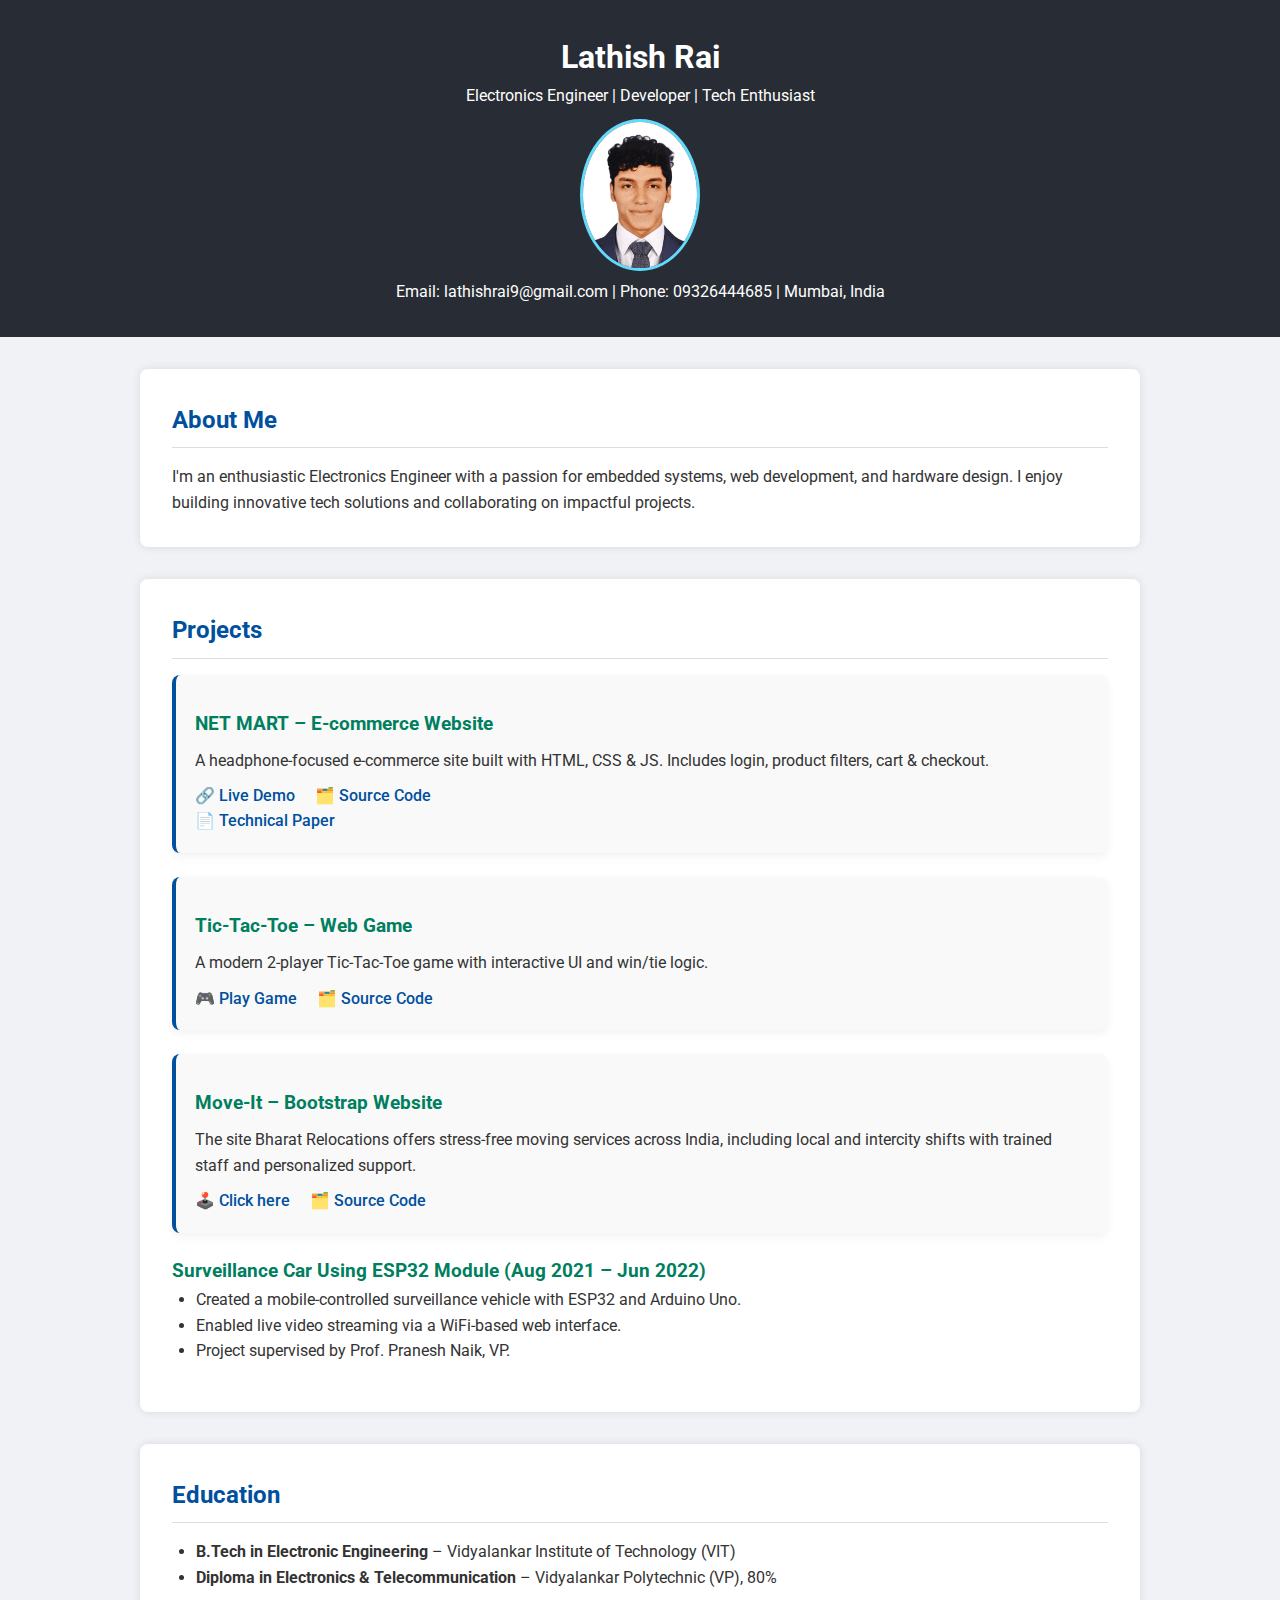
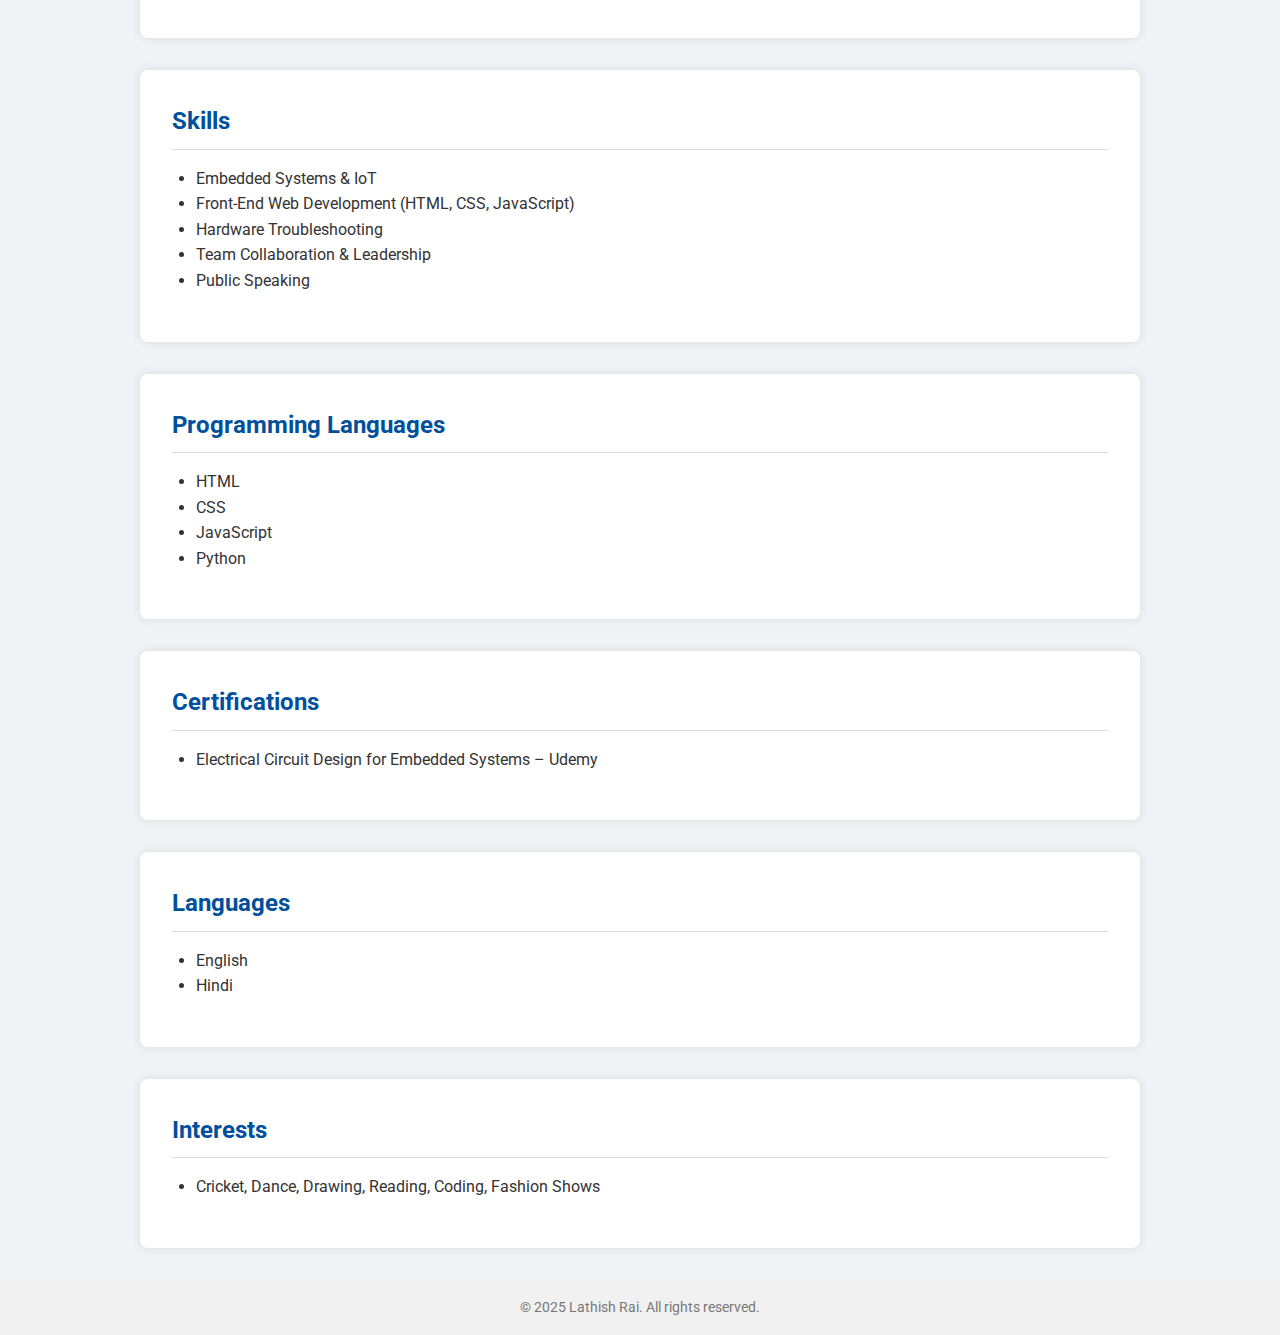
<file: index.html>
<!DOCTYPE html>
<html lang="en">
<head>
  <meta charset="UTF-8" />
  <meta name="viewport" content="width=device-width, initial-scale=1.0"/>
  <title>Lathish Rai - Portfolio</title>
  <link href="https://fonts.googleapis.com/css2?family=Roboto:wght@300;400;700&display=swap" rel="stylesheet">
  <style>
    * {
      margin: 0;
      padding: 0;
      box-sizing: border-box;
    }
    body {
      font-family: 'Roboto', sans-serif;
      background: #f0f2f5;
      color: #333;
      line-height: 1.6;
    }
    header {
      background-color: #282c34;
      padding: 2rem;
      color: white;
      text-align: center;
    }
    header img {
      width: 120px;
      border-radius: 50%;
      border: 3px solid #61dafb;
      margin-top: 10px;
    }
    .section {
      max-width: 1000px;
      margin: 2rem auto;
      background: white;
      padding: 2rem;
      border-radius: 8px;
      box-shadow: 0 0 10px rgba(0,0,0,0.1);
    }
    h2 {
      color: #00509e;
      margin-bottom: 1rem;
      border-bottom: 1px solid #ddd;
      padding-bottom: 0.5rem;
    }
    h3 {
      margin-top: 1rem;
      color: #007f5f;
    }
    ul, ol {
      padding-left: 1.5rem;
      margin-bottom: 1rem;
    }
    a {
      color: #00509e;
      text-decoration: none;
    }
    footer {
      text-align: center;
      padding: 1rem;
      background: #f1f1f1;
      font-size: 0.9rem;
      color: #777;
    }
    .project-card {
      background: #f9f9f9;
      padding: 1.2rem;
      margin-bottom: 1.5rem;
      border-left: 4px solid #00509e;
      border-radius: 8px;
      box-shadow: 0 4px 10px rgba(0,0,0,0.05);
    }
    .project-card h3 {
      color: #007f5f;
      margin-bottom: 0.5rem;
    }
    .project-card p {
      margin-bottom: 0.6rem;
    }
    .project-card a {
      color: #00509e;
      margin-right: 1rem;
      font-weight: 500;
    }
  </style>
</head>
<body>

  <header>
    <h1>Lathish Rai</h1>
    <p>Electronics Engineer | Developer | Tech Enthusiast</p>
    <img src="./lathish.png" alt="Lathish Rai">
    <p>Email: lathishrai9@gmail.com | Phone: 09326444685 | Mumbai, India</p>
  </header>

  <section class="section">
    <h2>About Me</h2>
    <p>I'm an enthusiastic Electronics Engineer with a passion for embedded systems, web development, and hardware design. I enjoy building innovative tech solutions and collaborating on impactful projects.</p>
  </section>

  <section class="section">
    <h2>Projects</h2>

    <div class="project-card">
      <h3>NET MART – E-commerce Website</h3>
      <p>A headphone-focused e-commerce site built with HTML, CSS & JS. Includes login, product filters, cart & checkout.</p>
      <a href="https://lathish9.github.io/NETMART/" target="_blank">🔗 Live Demo</a>
      <a href="https://github.com/lathish9/NETMART" target="_blank">🗂️ Source Code</a>
      <br><a href="https://www.ijirset.com/upload/2024/may/32_Net.pdf" target="_blank">📄 Technical Paper</a>
    </div>

    <div class="project-card">
      <h3>Tic-Tac-Toe – Web Game</h3>
      <p>A modern 2-player Tic-Tac-Toe game with interactive UI and win/tie logic.</p>
      <a href="https://lathish9.github.io/Tic-Tac-Toe/" target="_blank">🎮 Play Game</a>
      <a href="https://github.com/lathish9/Tic-Tac-Toe" target="_blank">🗂️ Source Code</a>
    </div>

    <div class="project-card">
      <h3>Move-It – Bootstrap Website</h3>
      <p>The site Bharat Relocations offers stress-free moving services across India, including local and intercity shifts with trained staff and personalized support.</p>
      <a href="https://lathish9.github.io/Move-It/" target="_blank">🕹️ Click here</a>
      <a href="https://github.com/lathish9/Move-It" target="_blank">🗂️ Source Code</a>
    </div>

    <h3>Surveillance Car Using ESP32 Module (Aug 2021 – Jun 2022)</h3>
    <ul>
      <li>Created a mobile-controlled surveillance vehicle with ESP32 and Arduino Uno.</li>
      <li>Enabled live video streaming via a WiFi-based web interface.</li>
      <li>Project supervised by Prof. Pranesh Naik, VP.</li>
    </ul>
  </section>

  <section class="section">
    <h2>Education</h2>
    <ul>
      <li><strong>B.Tech in Electronic Engineering</strong> – Vidyalankar Institute of Technology (VIT)</li>
      <li><strong>Diploma in Electronics & Telecommunication</strong> – Vidyalankar Polytechnic (VP), 80%</li>
    </ul>
  </section>

  <section class="section">
    <h2>Skills</h2>
    <ul>
      <li>Embedded Systems & IoT</li>
      <li>Front-End Web Development (HTML, CSS, JavaScript)</li>
      <li>Hardware Troubleshooting</li>
      <li>Team Collaboration & Leadership</li>
      <li>Public Speaking</li>
    </ul>
  </section>

  <section class="section">
    <h2>Programming Languages</h2>
    <ul>
      <li>HTML</li>
      <li>CSS</li>
      <li>JavaScript</li>
      <li>Python</li>
    </ul>
  </section>

  <section class="section">
    <h2>Certifications</h2>
    <ul>
      <li>Electrical Circuit Design for Embedded Systems – Udemy</li>
    </ul>
  </section>

  <section class="section">
    <h2>Languages</h2>
    <ul>
      <li>English </li>
      <li>Hindi </li>
    </ul>
  </section>

  <section class="section">
    <h2>Interests</h2>
    <ul>
      <li>Cricket, Dance, Drawing, Reading, Coding, Fashion Shows</li>
    </ul>
  </section>

  <footer>
    <p>© 2025 Lathish Rai. All rights reserved.</p>
  </footer>

</body>
</html>
</file>
